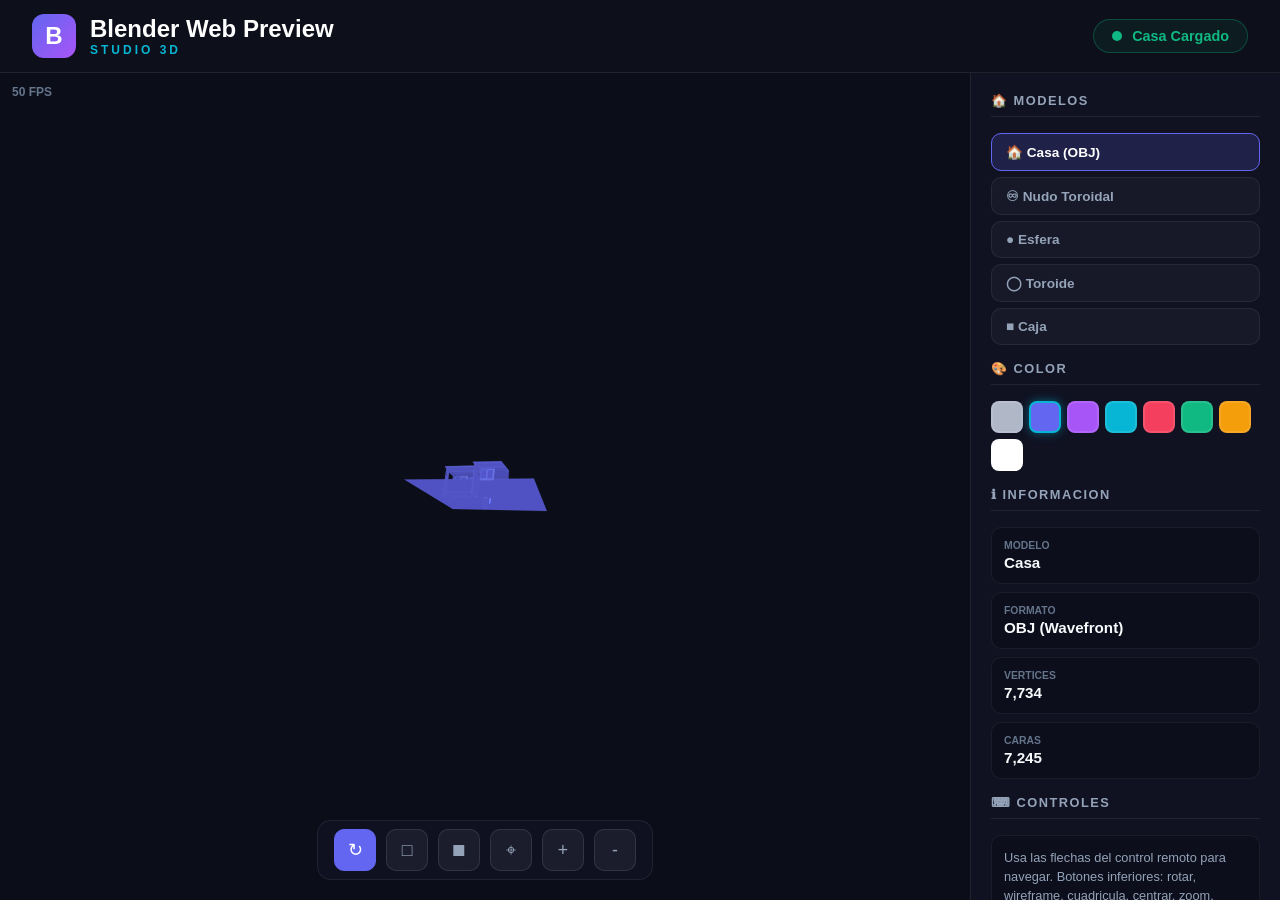
<file: tv.html>
<!DOCTYPE html>
<html lang="es">
<head>
  <meta charset="UTF-8">
  <meta name="viewport" content="width=device-width, initial-scale=1.0">
  <title>Blender Web Preview - Studio 3D</title>
  <style>
    * {
      box-sizing: border-box;
      margin: 0;
      padding: 0;
    }

    body {
      background: #0a0b12;
      color: #f8fafc;
      font-family: 'Segoe UI', Arial, Helvetica, sans-serif;
      height: 100vh;
      overflow: hidden;
      display: flex;
      flex-direction: column;
    }

    /* Header */
    .tv-header {
      display: flex;
      align-items: center;
      justify-content: space-between;
      padding: 14px 32px;
      background: #0d0f1a;
      border-bottom: 1px solid rgba(255,255,255,0.08);
      flex-shrink: 0;
    }

    .tv-logo {
      display: flex;
      align-items: center;
      gap: 14px;
    }

    .tv-logo-icon {
      background: linear-gradient(135deg, #6366f1, #a855f7);
      width: 44px;
      height: 44px;
      border-radius: 12px;
      display: flex;
      align-items: center;
      justify-content: center;
      color: #fff;
      font-weight: 800;
      font-size: 1.5rem;
    }

    .tv-logo-title {
      font-size: 1.5rem;
      font-weight: 700;
      color: #fff;
    }

    .tv-logo-subtitle {
      font-size: 0.75rem;
      color: #06b6d4;
      text-transform: uppercase;
      letter-spacing: 3px;
      font-weight: 600;
    }

    .tv-status {
      display: flex;
      align-items: center;
      gap: 10px;
      padding: 8px 18px;
      border-radius: 30px;
      border: 1px solid rgba(16, 185, 129, 0.3);
      background: rgba(16, 185, 129, 0.08);
      color: #10b981;
      font-size: 0.9rem;
      font-weight: 600;
    }

    .tv-status-dot {
      width: 10px;
      height: 10px;
      border-radius: 50%;
      background: #10b981;
    }

    /* Main content */
    .tv-main {
      flex: 1;
      display: flex;
      position: relative;
      overflow: hidden;
    }

    .tv-canvas-wrap {
      flex: 1;
      display: flex;
      align-items: center;
      justify-content: center;
      position: relative;
      background: #0b0d19;
    }

    #tv-canvas {
      width: 100%;
      height: 100%;
      display: block;
    }

    /* Side panel */
    .tv-sidebar {
      width: 310px;
      background: rgba(16, 18, 35, 0.95);
      border-left: 1px solid rgba(255,255,255,0.07);
      padding: 20px;
      display: flex;
      flex-direction: column;
      gap: 16px;
      overflow-y: auto;
      flex-shrink: 0;
    }

    .tv-section-title {
      font-size: 0.8rem;
      font-weight: 700;
      text-transform: uppercase;
      letter-spacing: 1.5px;
      color: #94a3b8;
      border-bottom: 1px solid rgba(255,255,255,0.07);
      padding-bottom: 8px;
    }

    .tv-info-card {
      padding: 12px;
      border-radius: 10px;
      background: rgba(0,0,0,0.2);
      border: 1px solid rgba(255,255,255,0.06);
    }

    .tv-info-label {
      font-size: 0.65rem;
      font-weight: 600;
      text-transform: uppercase;
      color: #64748b;
      margin-bottom: 3px;
    }

    .tv-info-value {
      font-size: 0.95rem;
      font-weight: 700;
      color: #f8fafc;
    }

    .tv-info-grid {
      display: flex;
      flex-direction: column;
      gap: 8px;
    }

    /* Controls */
    .tv-controls {
      position: absolute;
      bottom: 20px;
      left: 50%;
      transform: translateX(-50%);
      display: flex;
      gap: 10px;
      padding: 8px 16px;
      background: rgba(16, 18, 35, 0.9);
      border: 1px solid rgba(255,255,255,0.07);
      border-radius: 14px;
    }

    .tv-btn {
      width: 42px;
      height: 42px;
      border-radius: 10px;
      background: rgba(255,255,255,0.05);
      border: 1px solid rgba(255,255,255,0.1);
      color: #94a3b8;
      display: flex;
      align-items: center;
      justify-content: center;
      cursor: pointer;
      font-size: 1.1rem;
      transition: all 0.2s;
    }

    .tv-btn:hover, .tv-btn:focus {
      background: rgba(99, 102, 241, 0.15);
      border-color: #6366f1;
      color: #fff;
      outline: none;
    }

    .tv-btn.active {
      background: #6366f1;
      border-color: #6366f1;
      color: #fff;
    }

    /* Models list */
    .tv-sample-btn {
      padding: 10px 14px;
      border-radius: 10px;
      background: rgba(255,255,255,0.03);
      border: 1px solid rgba(255,255,255,0.07);
      color: #94a3b8;
      font-size: 0.85rem;
      font-weight: 600;
      cursor: pointer;
      text-align: left;
      transition: all 0.2s;
    }

    .tv-sample-btn:hover, .tv-sample-btn:focus {
      background: rgba(99, 102, 241, 0.1);
      border-color: #6366f1;
      color: #fff;
      outline: none;
    }

    .tv-sample-btn.selected {
      background: rgba(99, 102, 241, 0.18);
      border-color: #6366f1;
      color: #fff;
    }

    .tv-samples {
      display: flex;
      flex-direction: column;
      gap: 6px;
    }

    /* Color swatches */
    .tv-color-row {
      display: flex;
      gap: 6px;
      flex-wrap: wrap;
    }

    .tv-color-swatch {
      width: 32px;
      height: 32px;
      border-radius: 8px;
      border: 2px solid rgba(255,255,255,0.1);
      cursor: pointer;
      transition: all 0.2s;
    }

    .tv-color-swatch:hover, .tv-color-swatch:focus {
      border-color: #fff;
      transform: scale(1.1);
      outline: none;
    }

    .tv-color-swatch.selected {
      border-color: #06b6d4;
      box-shadow: 0 0 10px rgba(6, 182, 212, 0.5);
    }

    /* Loading overlay */
    .tv-loading-overlay {
      position: absolute;
      top: 0; left: 0; right: 0; bottom: 0;
      background: rgba(10, 11, 18, 0.92);
      display: flex;
      flex-direction: column;
      align-items: center;
      justify-content: center;
      z-index: 10;
    }

    .tv-loading-overlay.hidden {
      display: none;
    }

    .tv-spinner {
      width: 50px;
      height: 50px;
      border: 3px solid rgba(255,255,255,0.08);
      border-radius: 50%;
      border-top-color: #6366f1;
      border-bottom-color: #06b6d4;
      animation: spin 1s linear infinite;
    }

    @keyframes spin {
      to { transform: rotate(360deg); }
    }

    .tv-loading-text {
      margin-top: 16px;
      font-size: 1rem;
      color: #94a3b8;
      font-weight: 600;
    }

    .tv-loading-sub {
      margin-top: 6px;
      font-size: 0.8rem;
      color: #64748b;
    }

    /* FPS counter */
    .tv-fps {
      position: absolute;
      top: 12px;
      left: 12px;
      font-size: 0.75rem;
      color: #64748b;
      font-weight: 600;
      z-index: 5;
    }
  </style>
</head>
<body>

  <!-- Header -->
  <div class="tv-header">
    <div class="tv-logo">
      <div class="tv-logo-icon">B</div>
      <div>
        <div class="tv-logo-title">Blender Web Preview</div>
        <div class="tv-logo-subtitle">Studio 3D</div>
      </div>
    </div>
    <div class="tv-status">
      <div class="tv-status-dot"></div>
      <span id="tv-status-text">Cargando...</span>
    </div>
  </div>

  <!-- Main -->
  <div class="tv-main">
    <div class="tv-canvas-wrap">
      <canvas id="tv-canvas"></canvas>
      <div class="tv-fps" id="fps-counter">-- FPS</div>

      <!-- Loading overlay -->
      <div class="tv-loading-overlay" id="loading-overlay">
        <div class="tv-spinner"></div>
        <div class="tv-loading-text" id="loading-text">Cargando modelo 3D...</div>
        <div class="tv-loading-sub" id="loading-sub">Preparando casa.obj</div>
      </div>

      <!-- Bottom controls -->
      <div class="tv-controls">
        <button class="tv-btn active" id="btn-rotate" title="Rotacion" tabindex="1">&#x21BB;</button>
        <button class="tv-btn" id="btn-wireframe" title="Wireframe" tabindex="2">&#x25A1;</button>
        <button class="tv-btn" id="btn-grid" title="Cuadricula" tabindex="3">&#x23F9;</button>
        <button class="tv-btn" id="btn-reset" title="Centrar" tabindex="4">&#x2316;</button>
        <button class="tv-btn" id="btn-zoom-in" title="Acercar" tabindex="5">+</button>
        <button class="tv-btn" id="btn-zoom-out" title="Alejar" tabindex="6">-</button>
      </div>
    </div>

    <!-- Sidebar -->
    <div class="tv-sidebar">
      <div class="tv-section-title">&#x1F3E0; Modelos</div>
      <div class="tv-samples">
        <button class="tv-sample-btn selected" data-model="casa" tabindex="10">&#x1F3E0; Casa (OBJ)</button>
        <button class="tv-sample-btn" data-model="torusKnot" tabindex="11">&#x267E; Nudo Toroidal</button>
        <button class="tv-sample-btn" data-model="sphere" tabindex="12">&#x25CF; Esfera</button>
        <button class="tv-sample-btn" data-model="torus" tabindex="13">&#x25EF; Toroide</button>
        <button class="tv-sample-btn" data-model="box" tabindex="14">&#x25A0; Caja</button>
      </div>

      <div class="tv-section-title">&#x1F3A8; Color</div>
      <div class="tv-color-row" id="color-palette">
        <div class="tv-color-swatch" data-color="#b0b8c8" style="background:#b0b8c8" tabindex="20"></div>
        <div class="tv-color-swatch selected" data-color="#6366f1" style="background:#6366f1" tabindex="21"></div>
        <div class="tv-color-swatch" data-color="#a855f7" style="background:#a855f7" tabindex="22"></div>
        <div class="tv-color-swatch" data-color="#06b6d4" style="background:#06b6d4" tabindex="23"></div>
        <div class="tv-color-swatch" data-color="#f43f5e" style="background:#f43f5e" tabindex="24"></div>
        <div class="tv-color-swatch" data-color="#10b981" style="background:#10b981" tabindex="25"></div>
        <div class="tv-color-swatch" data-color="#f59e0b" style="background:#f59e0b" tabindex="26"></div>
        <div class="tv-color-swatch" data-color="#ffffff" style="background:#ffffff" tabindex="27"></div>
      </div>

      <div class="tv-section-title">&#x2139; Informacion</div>
      <div class="tv-info-grid">
        <div class="tv-info-card">
          <div class="tv-info-label">Modelo</div>
          <div class="tv-info-value" id="info-name">Casa</div>
        </div>
        <div class="tv-info-card">
          <div class="tv-info-label">Formato</div>
          <div class="tv-info-value" id="info-format">OBJ (Wavefront)</div>
        </div>
        <div class="tv-info-card">
          <div class="tv-info-label">Vertices</div>
          <div class="tv-info-value" id="info-verts">...</div>
        </div>
        <div class="tv-info-card">
          <div class="tv-info-label">Caras</div>
          <div class="tv-info-value" id="info-faces">...</div>
        </div>
      </div>

      <div class="tv-section-title">&#x2328; Controles</div>
      <div class="tv-info-grid">
        <div class="tv-info-card">
          <div class="tv-info-value" style="font-size:0.8rem;font-weight:500;color:#94a3b8;line-height:1.5">
            Usa las flechas del control remoto para navegar. Botones inferiores: rotar, wireframe, cuadricula, centrar, zoom.
          </div>
        </div>
      </div>
    </div>
  </div>

  <script>
    // ===== SMART TV COMPATIBLE 3D RENDERER =====
    // Canvas 2D renderer with OBJ file loader

    var canvas = document.getElementById('tv-canvas');
    var ctx = canvas.getContext('2d');

    // State
    var currentModelKey = 'casa';
    var modelColor = '#6366f1';
    var rotating = true;
    var wireframeMode = false;
    var showGrid = false;
    var angleX = 0.3;
    var angleY = 0;
    var zoomLevel = 1.0;
    var casaModel = null; // Will hold parsed OBJ data

    // FPS tracking
    var fpsFrames = 0;
    var fpsLast = performance.now();

    function resizeCanvas() {
      var parent = canvas.parentElement;
      canvas.width = parent.clientWidth;
      canvas.height = parent.clientHeight;
    }
    window.addEventListener('resize', resizeCanvas);
    resizeCanvas();

    // ===== 3D Math =====
    function rotateX(p, a) {
      var c = Math.cos(a), s = Math.sin(a);
      return [p[0], p[1]*c - p[2]*s, p[1]*s + p[2]*c];
    }
    function rotateY(p, a) {
      var c = Math.cos(a), s = Math.sin(a);
      return [p[0]*c + p[2]*s, p[1], -p[0]*s + p[2]*c];
    }

    function project(p) {
      var fov = 300 * zoomLevel;
      var z = p[2] + 8;
      if (z < 0.1) z = 0.1;
      var scale = fov / z;
      return [canvas.width/2 + p[0]*scale, canvas.height/2 - p[1]*scale, z];
    }

    // ===== OBJ Parser =====
    function parseOBJ(text) {
      var vertices = [];
      var faces = [];
      var lines = text.split('\n');

      for (var i = 0; i < lines.length; i++) {
        var line = lines[i].trim();
        if (line.length === 0 || line.charAt(0) === '#') continue;

        var parts = line.split(/\s+/);
        var type = parts[0];

        if (type === 'v' && parts.length >= 4) {
          vertices.push([
            parseFloat(parts[1]),
            parseFloat(parts[2]),
            parseFloat(parts[3])
          ]);
        } else if (type === 'f') {
          var faceIndices = [];
          for (var j = 1; j < parts.length; j++) {
            // Handle formats: "1", "1/2", "1/2/3", "1//3"
            var idx = parseInt(parts[j].split('/')[0], 10);
            if (idx < 0) idx = vertices.length + idx + 1;
            faceIndices.push(idx - 1); // OBJ is 1-indexed
          }
          if (faceIndices.length >= 3) {
            faces.push(faceIndices);
          }
        }
      }

      // Center and normalize the model
      var minX = Infinity, minY = Infinity, minZ = Infinity;
      var maxX = -Infinity, maxY = -Infinity, maxZ = -Infinity;

      for (var i = 0; i < vertices.length; i++) {
        var v = vertices[i];
        if (v[0] < minX) minX = v[0];
        if (v[1] < minY) minY = v[1];
        if (v[2] < minZ) minZ = v[2];
        if (v[0] > maxX) maxX = v[0];
        if (v[1] > maxY) maxY = v[1];
        if (v[2] > maxZ) maxZ = v[2];
      }

      var cx = (minX + maxX) / 2;
      var cy = (minY + maxY) / 2;
      var cz = (minZ + maxZ) / 2;
      var rangeX = maxX - minX;
      var rangeY = maxY - minY;
      var rangeZ = maxZ - minZ;
      var maxRange = Math.max(rangeX, rangeY, rangeZ);
      var scale = 3.0 / maxRange; // Normalize to fit ~3 units

      for (var i = 0; i < vertices.length; i++) {
        vertices[i][0] = (vertices[i][0] - cx) * scale;
        vertices[i][1] = (vertices[i][1] - cy) * scale;
        vertices[i][2] = (vertices[i][2] - cz) * scale;
      }

      // Build edges from faces for wireframe mode
      var edgeSet = {};
      var edges = [];
      for (var i = 0; i < faces.length; i++) {
        var face = faces[i];
        for (var j = 0; j < face.length; j++) {
          var a = face[j];
          var b = face[(j + 1) % face.length];
          var key = Math.min(a,b) + '_' + Math.max(a,b);
          if (!edgeSet[key]) {
            edgeSet[key] = true;
            edges.push([a, b]);
          }
        }
      }

      return {
        vertices: vertices,
        faces: faces,
        edges: edges,
        name: 'Casa',
        format: 'OBJ (Wavefront)'
      };
    }

    // ===== Procedural Models =====
    function generateBox() {
      var s = 1;
      var v = [[-s,-s,-s],[s,-s,-s],[s,s,-s],[-s,s,-s],[-s,-s,s],[s,-s,s],[s,s,s],[-s,s,s]];
      var e = [[0,1],[1,2],[2,3],[3,0],[4,5],[5,6],[6,7],[7,4],[0,4],[1,5],[2,6],[3,7]];
      var f = [[0,1,2,3],[4,5,6,7],[0,1,5,4],[2,3,7,6],[0,3,7,4],[1,2,6,5]];
      return {vertices:v, edges:e, faces:f, name:'Caja', format:'Procedural'};
    }

    function generateSphere(res) {
      res = res || 14;
      var v=[],e=[],f=[];
      for(var i=0;i<=res;i++){var lat=Math.PI*i/res-Math.PI/2;for(var j=0;j<=res;j++){var lon=2*Math.PI*j/res;v.push([1.2*Math.cos(lat)*Math.cos(lon),1.2*Math.sin(lat),1.2*Math.cos(lat)*Math.sin(lon)]);}}
      for(var i=0;i<res;i++){for(var j=0;j<res;j++){var a=i*(res+1)+j,b=a+1,c=a+res+1,d=c+1;e.push([a,b]);e.push([a,c]);f.push([a,b,d,c]);}}
      return {vertices:v,edges:e,faces:f,name:'Esfera',format:'Procedural'};
    }

    function generateTorus(R,r,s1,s2) {
      R=R||1.0;r=r||0.4;s1=s1||20;s2=s2||10;
      var v=[],e=[],f=[];
      for(var i=0;i<=s1;i++){var t=2*Math.PI*i/s1;for(var j=0;j<=s2;j++){var p=2*Math.PI*j/s2;v.push([(R+r*Math.cos(p))*Math.cos(t),r*Math.sin(p),(R+r*Math.cos(p))*Math.sin(t)]);}}
      for(var i=0;i<s1;i++){for(var j=0;j<s2;j++){var a=i*(s2+1)+j,b=a+1,c=a+s2+1,d=c+1;e.push([a,b]);e.push([a,c]);f.push([a,b,d,c]);}}
      return {vertices:v,edges:e,faces:f,name:'Toroide',format:'Procedural'};
    }

    function generateTorusKnot() {
      var p1=2,q1=3,tubeSeg=80,radSeg=6;
      var radius=1.0,tube=0.3;var v=[],e=[],f=[];
      for(var i=0;i<=tubeSeg;i++){var u=i/tubeSeg*2*Math.PI*p1;var cu=Math.cos(u),su=Math.sin(u);var cs=Math.cos(q1/p1*u);
      var cx=(2+cs)*0.5*cu,cy=(2+cs)*0.5*su,cz=Math.sin(q1/p1*u)*0.5;
      var u2=(i+1)/tubeSeg*2*Math.PI*p1;var cu2=Math.cos(u2),su2=Math.sin(u2);var cs2=Math.cos(q1/p1*u2);
      var tx=(2+cs2)*0.5*cu2-cx,ty=(2+cs2)*0.5*su2-cy,tz=Math.sin(q1/p1*u2)*0.5-cz;
      var tl=Math.sqrt(tx*tx+ty*ty+tz*tz)||1;tx/=tl;ty/=tl;tz/=tl;
      var nx=-su,ny=cu,nz=0;var dot=nx*tx+ny*ty+nz*tz;nx-=dot*tx;ny-=dot*ty;nz-=dot*tz;
      var nl=Math.sqrt(nx*nx+ny*ny+nz*nz)||1;nx/=nl;ny/=nl;nz/=nl;
      var bx=ty*nz-tz*ny,by=tz*nx-tx*nz,bz=tx*ny-ty*nx;
      for(var j=0;j<=radSeg;j++){var a2=2*Math.PI*j/radSeg;var ca=Math.cos(a2),sa=Math.sin(a2);
      v.push([cx+tube*(ca*nx+sa*bx),cy+tube*(ca*ny+sa*by),cz+tube*(ca*nz+sa*bz)]);}}
      for(var i=0;i<tubeSeg;i++){for(var j=0;j<radSeg;j++){var a=i*(radSeg+1)+j,b=a+1,c=a+radSeg+1,d=c+1;e.push([a,b]);e.push([a,c]);f.push([a,b,d,c]);}}
      return {vertices:v,edges:e,faces:f,name:'Nudo Toroidal',format:'Procedural'};
    }

    // ===== Model Management =====
    var proceduralModels = {
      box: generateBox,
      sphere: function(){ return generateSphere(14); },
      torus: function(){ return generateTorus(); },
      torusKnot: generateTorusKnot
    };

    var currentModel = null;

    function setModel(model) {
      currentModel = model;
      document.getElementById('info-name').textContent = model.name;
      document.getElementById('info-format').textContent = model.format;
      document.getElementById('info-verts').textContent = model.vertices.length.toLocaleString();
      document.getElementById('info-faces').textContent = model.faces.length.toLocaleString();
      document.getElementById('tv-status-text').textContent = model.name + ' Cargado';
      angleY = 0;
    }

    function switchModel(key) {
      currentModelKey = key;
      if (key === 'casa') {
        if (casaModel) {
          setModel(casaModel);
        } else {
          loadCasaOBJ();
        }
      } else {
        var gen = proceduralModels[key];
        if (gen) setModel(gen());
      }
    }

    // ===== Load OBJ File =====
    function loadCasaOBJ() {
      var overlay = document.getElementById('loading-overlay');
      overlay.className = 'tv-loading-overlay';
      document.getElementById('loading-text').textContent = 'Cargando casa.obj...';
      document.getElementById('loading-sub').textContent = 'Descargando y procesando geometria 3D';

      var xhr = new XMLHttpRequest();
      xhr.open('GET', 'casa.obj', true);
      xhr.onload = function() {
        if (xhr.status === 200) {
          document.getElementById('loading-text').textContent = 'Procesando vertices y caras...';
          // Use setTimeout to let the UI update
          setTimeout(function() {
            casaModel = parseOBJ(xhr.responseText);
            setModel(casaModel);
            overlay.className = 'tv-loading-overlay hidden';
          }, 100);
        } else {
          document.getElementById('loading-text').textContent = 'Error al cargar casa.obj';
          document.getElementById('loading-sub').textContent = 'Cargando modelo de muestra...';
          setTimeout(function() {
            overlay.className = 'tv-loading-overlay hidden';
            currentModelKey = 'torusKnot';
            switchModel('torusKnot');
          }, 1500);
        }
      };
      xhr.onerror = function() {
        document.getElementById('loading-text').textContent = 'Error de red';
        document.getElementById('loading-sub').textContent = 'Cargando modelo de muestra...';
        setTimeout(function() {
          overlay.className = 'tv-loading-overlay hidden';
          currentModelKey = 'torusKnot';
          switchModel('torusKnot');
        }, 1500);
      };
      xhr.send();
    }

    // ===== Hex to RGB =====
    function hexToRgb(hex) {
      var r = parseInt(hex.slice(1,3), 16);
      var g = parseInt(hex.slice(3,5), 16);
      var b = parseInt(hex.slice(5,7), 16);
      return [r, g, b];
    }

    // ===== Draw Grid =====
    function drawGrid() {
      if (!showGrid) return;
      ctx.strokeStyle = 'rgba(255,255,255,0.06)';
      ctx.lineWidth = 1;
      for (var i = -5; i <= 5; i++) {
        var p1 = project(rotateY(rotateX([i, -2, -5], angleX), angleY));
        var p2 = project(rotateY(rotateX([i, -2, 5], angleX), angleY));
        ctx.beginPath(); ctx.moveTo(p1[0], p1[1]); ctx.lineTo(p2[0], p2[1]); ctx.stroke();
        p1 = project(rotateY(rotateX([-5, -2, i], angleX), angleY));
        p2 = project(rotateY(rotateX([5, -2, i], angleX), angleY));
        ctx.beginPath(); ctx.moveTo(p1[0], p1[1]); ctx.lineTo(p2[0], p2[1]); ctx.stroke();
      }
    }

    // ===== Compute Face Normal for Lighting =====
    function faceNormalZ(projected, face) {
      // Use cross product of two edges to get facing direction
      if (face.length < 3) return 0;
      var a = projected[face[0]], b = projected[face[1]], c = projected[face[2]];
      // 2D cross product for back-face culling
      return (b[0]-a[0])*(c[1]-a[1]) - (b[1]-a[1])*(c[0]-a[0]);
    }

    // ===== Main Draw =====
    function draw() {
      ctx.fillStyle = '#0b0d19';
      ctx.fillRect(0, 0, canvas.width, canvas.height);

      drawGrid();

      if (!currentModel) {
        requestAnimationFrame(draw);
        return;
      }

      var rgb = hexToRgb(modelColor);
      var verts = currentModel.vertices;
      var projected = new Array(verts.length);

      for (var i = 0; i < verts.length; i++) {
        var p = rotateX(verts[i], angleX);
        p = rotateY(p, angleY);
        projected[i] = project(p);
      }

      if (!wireframeMode && currentModel.faces.length > 0) {
        var faces = currentModel.faces;

        // For large models, use back-face culling + depth sorting
        var visibleFaces = [];
        for (var i = 0; i < faces.length; i++) {
          var face = faces[i];
          // Back-face culling: only show faces facing the camera
          var nz = faceNormalZ(projected, face);
          if (nz < 0) { // Clockwise = facing camera in our projection
            var avgZ = 0;
            for (var j = 0; j < face.length; j++) {
              avgZ += projected[face[j]][2];
            }
            avgZ /= face.length;
            visibleFaces.push({face: face, z: avgZ, nz: nz});
          }
        }

        // Sort back to front (painter's algorithm)
        visibleFaces.sort(function(a, b) { return b.z - a.z; });

        for (var i = 0; i < visibleFaces.length; i++) {
          var face = visibleFaces[i].face;
          var depth = visibleFaces[i].z;

          // Depth-based shading
          var shade = Math.max(0.25, Math.min(1.0, 1.2 - (depth - 4) / 10));
          var r = Math.round(rgb[0] * shade);
          var g = Math.round(rgb[1] * shade);
          var b = Math.round(rgb[2] * shade);

          ctx.fillStyle = 'rgb(' + r + ',' + g + ',' + b + ')';
          ctx.strokeStyle = 'rgba(' + Math.min(255, rgb[0]+40) + ',' + Math.min(255, rgb[1]+40) + ',' + Math.min(255, rgb[2]+40) + ',0.15)';
          ctx.lineWidth = 0.5;

          ctx.beginPath();
          ctx.moveTo(projected[face[0]][0], projected[face[0]][1]);
          for (var j = 1; j < face.length; j++) {
            ctx.lineTo(projected[face[j]][0], projected[face[j]][1]);
          }
          ctx.closePath();
          ctx.fill();
          ctx.stroke();
        }
      } else {
        // Wireframe mode
        ctx.strokeStyle = modelColor;
        ctx.lineWidth = 1;
        ctx.globalAlpha = 0.6;
        var edges = currentModel.edges;
        for (var i = 0; i < edges.length; i++) {
          var a = projected[edges[i][0]];
          var b = projected[edges[i][1]];
          if (a && b) {
            ctx.beginPath();
            ctx.moveTo(a[0], a[1]);
            ctx.lineTo(b[0], b[1]);
            ctx.stroke();
          }
        }
        ctx.globalAlpha = 1.0;
      }

      if (rotating) {
        angleY += 0.006;
      }

      // FPS counter
      fpsFrames++;
      var now = performance.now();
      if (now - fpsLast >= 1000) {
        document.getElementById('fps-counter').textContent = fpsFrames + ' FPS';
        fpsFrames = 0;
        fpsLast = now;
      }

      requestAnimationFrame(draw);
    }

    // ===== Start =====
    // Load casa.obj by default
    loadCasaOBJ();
    draw();

    // ===== UI Interactions =====

    // Model selection
    var sampleBtns = document.querySelectorAll('.tv-sample-btn');
    for (var i = 0; i < sampleBtns.length; i++) {
      sampleBtns[i].addEventListener('click', function() {
        for (var j = 0; j < sampleBtns.length; j++) {
          sampleBtns[j].className = 'tv-sample-btn';
        }
        this.className = 'tv-sample-btn selected';
        switchModel(this.getAttribute('data-model'));
      });
    }

    // Color selection
    var swatches = document.querySelectorAll('.tv-color-swatch');
    for (var i = 0; i < swatches.length; i++) {
      swatches[i].addEventListener('click', function() {
        for (var j = 0; j < swatches.length; j++) {
          swatches[j].className = 'tv-color-swatch';
        }
        this.className = 'tv-color-swatch selected';
        modelColor = this.getAttribute('data-color');
      });
    }

    // Buttons
    document.getElementById('btn-rotate').addEventListener('click', function() {
      rotating = !rotating;
      this.className = rotating ? 'tv-btn active' : 'tv-btn';
    });

    document.getElementById('btn-wireframe').addEventListener('click', function() {
      wireframeMode = !wireframeMode;
      this.className = wireframeMode ? 'tv-btn active' : 'tv-btn';
    });

    document.getElementById('btn-grid').addEventListener('click', function() {
      showGrid = !showGrid;
      this.className = showGrid ? 'tv-btn active' : 'tv-btn';
    });

    document.getElementById('btn-reset').addEventListener('click', function() {
      angleX = 0.3;
      angleY = 0;
      zoomLevel = 1.0;
    });

    document.getElementById('btn-zoom-in').addEventListener('click', function() {
      zoomLevel = Math.min(3.0, zoomLevel + 0.2);
    });

    document.getElementById('btn-zoom-out').addEventListener('click', function() {
      zoomLevel = Math.max(0.3, zoomLevel - 0.2);
    });

    // Keyboard controls for TV remote
    document.addEventListener('keydown', function(e) {
      switch(e.keyCode) {
        case 37: angleY -= 0.1; break; // Left arrow
        case 39: angleY += 0.1; break; // Right arrow
        case 38: angleX -= 0.1; break; // Up arrow
        case 40: angleX += 0.1; break; // Down arrow
        case 107: case 187: zoomLevel = Math.min(3.0, zoomLevel + 0.15); break; // +
        case 109: case 189: zoomLevel = Math.max(0.3, zoomLevel - 0.15); break; // -
      }
    });
  </script>
</body>
</html>
</file>
